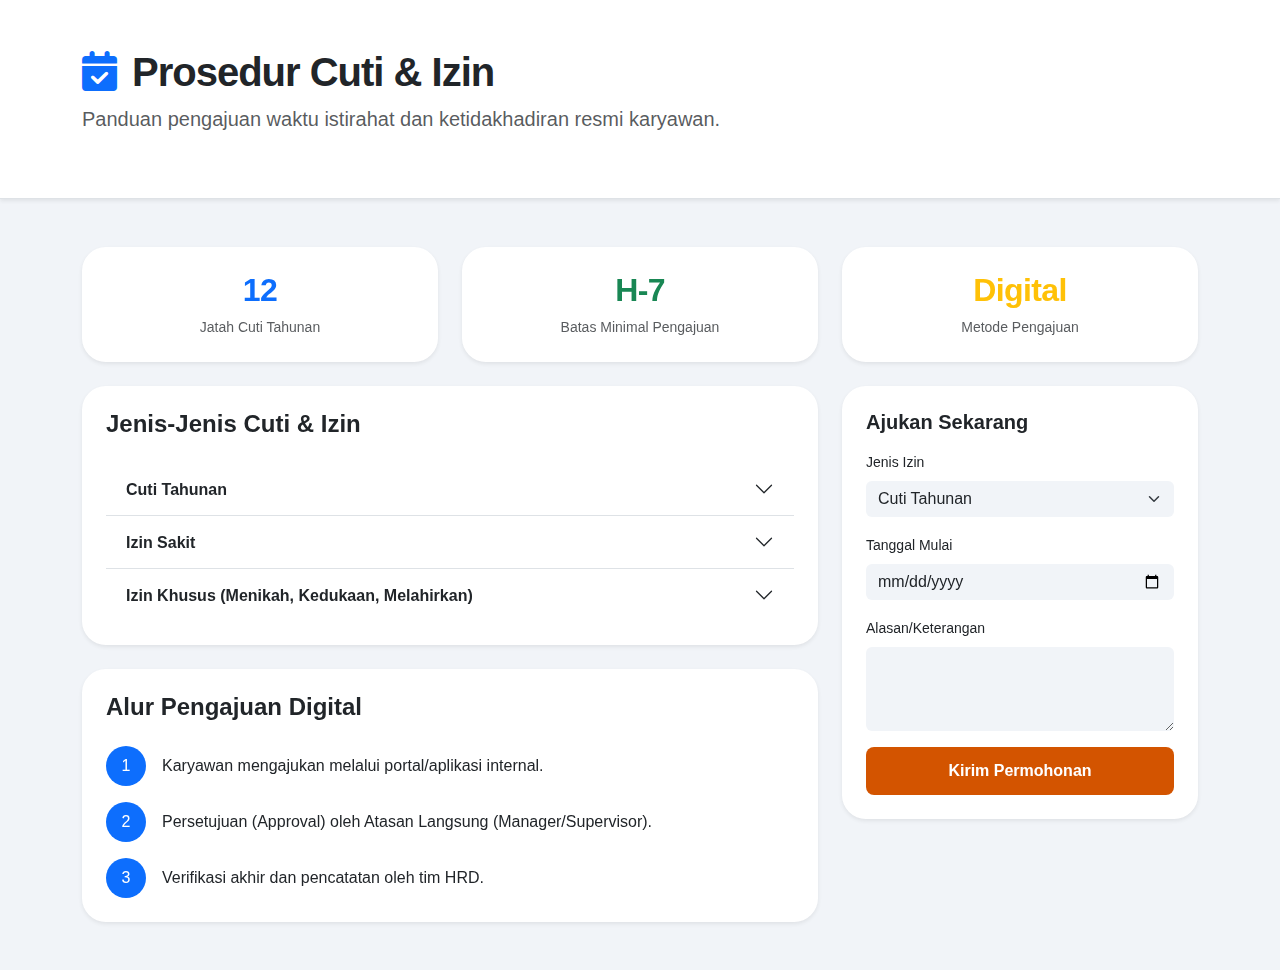
<file: prosedurcutiizin.html>
<!DOCTYPE html>
<html lang="id">
<head>
    <meta charset="UTF-8">
    <meta name="viewport" content="width=device-width, initial-scale=1.0">
    <title>Prosedur Cuti & Izin - Vilo Portal</title>
    <link href="https://cdn.jsdelivr.net/npm/bootstrap@5.3.0/dist/css/bootstrap.min.css" rel="stylesheet">
    <link rel="stylesheet" href="https://cdnjs.cloudflare.com/ajax/libs/font-awesome/6.0.0/css/all.min.css">
    <link href="https://unpkg.com/aos@2.3.1/dist/aos.css" rel="stylesheet">
    <link rel="stylesheet" href="style.css">
</head>
<body class="bg-light">

    <header class="py-5 bg-white border-bottom shadow-sm">
        <div class="container">
            <h1 class="fw-bold text-dark"><i class="fas fa-calendar-check me-3 text-primary"></i>Prosedur Cuti & Izin</h1>
            <p class="lead text-muted">Panduan pengajuan waktu istirahat dan ketidakhadiran resmi karyawan.</p>
        </div>
    </header>

    <main class="container py-5">
        <div class="row">
            <div class="col-md-4 mb-4" data-aos="fade-up">
                <div class="card border-0 shadow-sm p-4 text-center">
                    <h2 class="fw-bold text-primary">12</h2>
                    <p class="text-muted small mb-0">Jatah Cuti Tahunan</p>
                </div>
            </div>
            <div class="col-md-4 mb-4" data-aos="fade-up" data-aos-delay="100">
                <div class="card border-0 shadow-sm p-4 text-center">
                    <h2 class="fw-bold text-success">H-7</h2>
                    <p class="text-muted small mb-0">Batas Minimal Pengajuan</p>
                </div>
            </div>
            <div class="col-md-4 mb-4" data-aos="fade-up" data-aos-delay="200">
                <div class="card border-0 shadow-sm p-4 text-center">
                    <h2 class="fw-bold text-warning">Digital</h2>
                    <p class="text-muted small mb-0">Metode Pengajuan</p>
                </div>
            </div>

            <div class="col-lg-8">
                <div class="card border-0 shadow-sm p-4 mb-4" data-aos="fade-right">
                    <h4 class="fw-bold mb-4">Jenis-Jenis Cuti & Izin</h4>
                    <div class="accordion accordion-flush" id="accordionCuti">
                        <div class="accordion-item">
                            <h2 class="accordion-header">
                                <button class="accordion-button collapsed fw-bold" type="button" data-bs-toggle="collapse" data-bs-target="#cuti1">
                                    Cuti Tahunan
                                </button>
                            </h2>
                            <div id="cuti1" class="accordion-collapse collapse" data-bs-parent="#accordionCuti">
                                <div class="accordion-body text-muted small">
                                    Diberikan sebanyak 12 hari kerja per tahun bagi karyawan yang telah bekerja minimal 12 bulan berturut-turut.
                                </div>
                            </div>
                        </div>
                        <div class="accordion-item">
                            <h2 class="accordion-header">
                                <button class="accordion-button collapsed fw-bold" type="button" data-bs-toggle="collapse" data-bs-target="#cuti2">
                                    Izin Sakit
                                </button>
                            </h2>
                            <div id="cuti2" class="accordion-collapse collapse" data-bs-parent="#accordionCuti">
                                <div class="accordion-body text-muted small">
                                    Wajib melampirkan Surat Keterangan Dokter (SKD) resmi jika ketidakhadiran lebih dari 1 hari.
                                </div>
                            </div>
                        </div>
                        <div class="accordion-item">
                            <h2 class="accordion-header">
                                <button class="accordion-button collapsed fw-bold" type="button" data-bs-toggle="collapse" data-bs-target="#cuti3">
                                    Izin Khusus (Menikah, Kedukaan, Melahirkan)
                                </button>
                            </h2>
                            <div id="cuti3" class="accordion-collapse collapse" data-bs-parent="#accordionCuti">
                                <div class="accordion-body text-muted small">
                                    Diberikan sesuai regulasi pemerintah (misal: Menikah 3 hari, Istri melahirkan 2 hari).
                                </div>
                            </div>
                        </div>
                    </div>
                </div>

                <div class="card border-0 shadow-sm p-4" data-aos="fade-right">
                    <h4 class="fw-bold mb-4">Alur Pengajuan Digital</h4>
                    <div class="d-flex align-items-center mb-3">
                        <div class="bg-primary text-white rounded-circle d-flex align-items-center justify-content-center me-3" style="width: 40px; height: 40px;">1</div>
                        <div>Karyawan mengajukan melalui portal/aplikasi internal.</div>
                    </div>
                    <div class="d-flex align-items-center mb-3">
                        <div class="bg-primary text-white rounded-circle d-flex align-items-center justify-content-center me-3" style="width: 40px; height: 40px;">2</div>
                        <div>Persetujuan (Approval) oleh Atasan Langsung (Manager/Supervisor).</div>
                    </div>
                    <div class="d-flex align-items-center">
                        <div class="bg-primary text-white rounded-circle d-flex align-items-center justify-content-center me-3" style="width: 40px; height: 40px;">3</div>
                        <div>Verifikasi akhir dan pencatatan oleh tim HRD.</div>
                    </div>
                </div>
            </div>

            <div class="col-lg-4">
                <div class="card border-0 shadow-sm p-4 sticky-top" style="top: 100px;">
                    <h5 class="fw-bold mb-3">Ajukan Sekarang</h5>
                    <form>
                        <div class="mb-3">
                            <label class="form-label small">Jenis Izin</label>
                            <select class="form-select border-0 bg-light">
                                <option>Cuti Tahunan</option>
                                <option>Izin Sakit</option>
                                <option>Izin Khusus</option>
                            </select>
                        </div>
                        <div class="mb-3">
                            <label class="form-label small">Tanggal Mulai</label>
                            <input type="date" class="form-control border-0 bg-light">
                        </div>
                        <div class="mb-3">
                            <label class="form-label small">Alasan/Keterangan</label>
                            <textarea class="form-control border-0 bg-light" rows="3"></textarea>
                        </div>
                        <button type="submit" class="btn btn-vilo-primary w-100">Kirim Permohonan</button>
                    </form>
                </div>
            </div>
        </div>
    </main>

    

    <script src="https://cdn.jsdelivr.net/npm/bootstrap@5.3.0/dist/js/bootstrap.bundle.min.js"></script>
    <script src="https://unpkg.com/aos@2.3.1/dist/aos.js"></script>
    <script>AOS.init();</script>


    
</body>
</html>
</file>
<file: style.css>
/* 1. Global Styles & Typography */
:root {
    --vilo-blue: #1d4e89; 
    --vilo-dark: #f8f9fa; 
    --vilo-accent: #d35400; 
    --vilo-gold: #9d7d4c;
    --vilo-text: #333333;
    --vilo-bg-light: #fcfaf8;
    --vilo-font: "Avenir Next", "Avenir", "Montserrat", sans-serif;
}

body {
    font-family: var(--vilo-font);
    color: var(--vilo-text);
    background-color: #fff;
    -webkit-font-smoothing: antialiased;
}

h1, h2, h3, .navbar-brand {
    font-family: var(--vilo-font);
    font-weight: 800;
    letter-spacing: -0.02em;
}

/* 2. Navbar Styling */
.navbar {
    padding: 1.5rem 0;
    transition: all 0.4s ease;
    background-color: transparent !important;
    z-index: 1050;
}

.navbar.nav-scrolled {
    padding: 0.8rem 0;
    background-color: rgba(255, 255, 255, 0.95) !important;
    backdrop-filter: blur(10px);
    box-shadow: 0 4px 20px rgba(0, 0, 0, 0.1);
}

.navbar-brand img {
    height: 45px;
}

.nav-link {
    font-family: var(--vilo-font);
    font-weight: 500;
    color: #fff !important;
    padding: 0.5rem 1.2rem !important;
    transition: 0.3s;
}

.navbar.nav-scrolled .nav-link {
    color: #333 !important;
}

.navbar.nav-scrolled .navbar-brand {
    color: var(--vilo-blue) !important;
}

/* 3. Mega Menu Container & Logic */
.dropdown-menu.mega-menu {
    display: block !important;
    opacity: 0;
    visibility: hidden;
    transform: translateY(15px);
    transition: all 0.3s ease-in-out;
    width: 100vw;
    left: 0;
    border: none;
    border-radius: 0;
    border-top: 1px solid #eee;
    margin-top: 0;
    box-shadow: 0 15px 30px rgba(0,0,0,0.05);
    padding: 0;
}

.nav-item.dropdown .nav-link {
    cursor: pointer;
}

/* Pastikan menu tidak muncul otomatis saat hover (opsional, jika ingin murni klik) */
@media (min-width: 992px) {
    .nav-item.dropdown:hover .dropdown-menu {
        display: none; 
    }
    .nav-item.dropdown.show .dropdown-menu {
        display: block !important;
        opacity: 1;
        visibility: visible;
        transform: translateY(0);
        pointer-events: auto;
    }
}

.nav-item.dropdown.show .dropdown-menu.mega-menu {
    opacity: 1;
    visibility: visible;
    transform: translateY(0);
    pointer-events: auto;
}

.mega-sidebar {
    background-color: #fff;
    padding: 40px 0 40px 10%;
    border-right: 1px solid #f0f0f0;
}

.mega-content {
    background-color: #fafafa;
    padding: 40px 10% 40px 40px;
}

.mega-menu .nav-link {
    text-align: left;
    border-radius: 0;
    color: #888 !important;
    font-size: 1.1rem;
    position: relative;
    padding: 15px 20px !important;
}

.mega-menu .nav-link.active {
    background: transparent !important;
    color: var(--vilo-blue) !important;
    font-weight: 600;
}

.mega-menu .nav-link.active::after {
    content: '→';
    position: absolute;
    right: 10px;
}

.sub-list-grid {
    display: grid;
    grid-template-columns: 1fr 1fr;
    gap: 10px 20px;
    list-style: none;
    padding: 0;
}

.sub-list-grid a {
    font-family: var(--vilo-font);
    font-size: 0.95rem;
    color: #666;
    padding: 8px 0;
    display: block;
    text-decoration: none;
    transition: color 0.2s;
}

.sub-list-grid a:hover {
    color: var(--vilo-blue);
    padding-left: 5px;
}

/* 4. Hero Section */
.hero-section {
    position: relative;
    height: 100vh;
    background: linear-gradient(rgba(0,0,0,0.4), rgba(0,0,0,0.4)), url('img/vilo1.avif') center/cover;
    display: flex;
    align-items: center;
    justify-content: center;
    text-align: center;
    color: white;
}

.hero-section h1 {
    font-size: 4.5rem;
    font-weight: 800;
    margin-bottom: 20px;
}

.btn-vilo-primary {
    background-color: var(--vilo-accent);
    color: white;
    padding: 12px 30px;
    border-radius: 8px;
    border: none;
    font-weight: 600;
}

/* 5. Stats & Article Slider */
.vilo-stats {
    padding: 60px 0;
    background: #f8f9fa;
}

.stat-number {
    color: var(--vilo-gold);
    font-size: 3rem;
    font-weight: 800;
}

.article-slide {
    padding: 80px 0;
}

.article-slide__img img {
    width: 100%;
    border-radius: 20px;
    box-shadow: 0 10px 30px rgba(0,0,0,0.1);
}
/* 6. Footer Modern */
.footer-modern {
    background-color: #f8f9fa; /* Warna terang */
    padding: 60px 0 40px;
    border-top: 1px solid #eee;
}

.social-icons a {
    width: 45px;
    height: 45px;
    /* Ganti background menjadi warna biru Vilo agar kontras */
    background: var(--vilo-blue); 
    display: inline-flex;
    align-items: center;
    justify-content: center;
    border-radius: 50%;
    /* Warna ikon di dalam menjadi putih */
    color: #fff !important; 
    margin: 0 10px;
    transition: all 0.3s ease;
    text-decoration: none;
    box-shadow: 0 4px 10px rgba(29, 78, 137, 0.2);
}

.social-icons a:hover {
    /* Saat di-hover berubah menjadi warna Gold */
    background: var(--vilo-gold);
    transform: translateY(-5px);
    box-shadow: 0 6px 15px rgba(157, 125, 76, 0.3);
    color: #fff !important;
}

/* Memastikan logo di footer tetap terlihat */
.filter-white {
    /* Jika background footer terang, kita hapus filter white agar logo asli terlihat */
    filter: none; 
}



/* Prosedur Absensi */
/* Penyesuaian agar mirip referensi gambar */
.custom-list {
    padding-left: 1.2rem;
}

.custom-list li {
    padding-left: 10px;
    color: #444;
}

.custom-list li::marker {
    font-weight: bold;
    color: #333;
}

/* Background light untuk box perhatian */
.bg-light {
    background-color: #f1f4f8 !important; /* Warna biru muda pucat seperti di gambar */
}

/* Tipografi Avenir yang clean */
h1 {
    letter-spacing: -1px;
}

.card {
    border-radius: 1.5rem !important; /* Membuat sudut lebih melengkung/modern */
}

/*2. Perbaikan pada CSS (style.css)
Hapus pointer-events: none jika masih ada, karena itu bisa menghalangi klik pada elemen di dalam menu. */

/* Pastikan accordion button tidak memiliki shadow yang menutupi klik */
.accordion-button:focus {
    box-shadow: none;
    border-color: rgba(0,0,0,.125);
}

.accordion-button:not(.collapsed) {
    background-color: #f0f5fa;
    color: var(--vilo-blue);
}

/* Pastikan dropdown menu tidak menghalangi elemen di bawahnya saat tertutup */
.dropdown-menu.mega-menu:not(.show) {
    visibility: hidden;
}

/* --- Prosedur Absen Custom Styles --- */
.ketentuan-list li {
    font-size: 1.05rem;
    line-height: 1.6;
    color: #444;
}

.xsmall { font-size: 0.75rem; line-height: 1.4; }

/* Custom Accordion Vilo Style */
.accordion-vilo .accordion-item {
    border: 1px solid #eef2f6 !important;
    margin-bottom: 1rem;
}

.accordion-vilo .accordion-button {
    background-color: #fff;
    padding: 20px;
    font-size: 1rem;
}

.accordion-vilo .accordion-button:not(.collapsed) {
    background-color: #f8fbff; /* Highlight biru sangat muda */
    color: var(--vilo-blue);
    box-shadow: none;
}

.accordion-vilo .accordion-button:focus {
    box-shadow: none;
}

.bg-danger-subtle { background-color: #fff5f5 !important; }

/* Image Wrappers */
.hris-image-wrapper {
    transition: transform 0.3s ease;
}

.hris-image-wrapper:hover {
    transform: scale(1.02);
}



/*bagian Jabatan*/

/* Tambahan penyesuaian untuk section Ketentuan Umum agar lebih rapat dengan gambar */
.ketentuan-umum {
    padding-top: 20px;
    padding-bottom: 80px;
}

.ketentuan-box {
    background: #ffffff;
    border-left: 5px solid #9d7d4c; /* Memberi aksen warna brand */
    padding: 30px;
    border-radius: 8px;
    box-shadow: 0 4px 15px rgba(0,0,0,0.05);
}

.stuktur {
    /* Mengatur lebar maksimal gambar (silakan sesuaikan % atau px sesuai keinginan) */
    max-width: 80%; 
    
    /* Memastikan gambar berada di tengah */
    display: block;
    margin-left: auto;
    margin-right: auto;
    
    /* Menjaga proporsi gambar agar tidak gepeng */
    height: auto;
    
    /* Opsional: memberi jarak antara judul dan gambar */
    margin-top: 20px;
}

/* --- Styling Ketentuan Umum --- */
.ketentuan-umum {
    padding: 60px 0 100px;
    background-color: #fff; /* Latar belakang bersih agar teks mudah dibaca */
}

.ketentuan-box {
    background-color: #ffffff;
    border: 1px solid #e0e0e0; /* Border abu-abu tipis sesuai gambar */
    border-radius: 8px;
    padding: 40px;
    max-width: 1000px; /* Membatasi lebar agar baris teks tidak terlalu panjang */
    margin: 0 auto;
    box-shadow: 0 4px 15px rgba(0, 0, 0, 0.05); /* Shadow halus */
}

.ketentuan-title {
    font-family: 'gothammedium', sans-serif;
    font-size: 16px;
    color: #333;
    margin-bottom: 25px;
    letter-spacing: 1px;
    font-weight: 700;
}

.ketentuan-list {
    padding-left: 20px;
    margin-bottom: 0;
}

.ketentuan-list li {
    font-family: 'gothambook', sans-serif;
    font-size: 14px; /* Ukuran teks sedikit lebih kecil agar muat banyak informasi */
    color: #555;
    line-height: 1;
    margin-bottom: 15px;
    text-align: justify;
}

.ketentuan-list li strong {
    color: #333;
    font-family: 'gothammedium', sans-serif;
}

/* Penyesuaian Responsif Mobile */
@media (max-width: 768px) {
    .ketentuan-box {
        padding: 25px 20px;
        margin: 0 15px;
    }
    
    .ketentuan-list li {
        font-size: 13px;
        line-height: 1;
    }
}


.ketentuan-umum-section {
    padding: 60px 0;
    background-color: #fff;
}

/* Mengatur lebar agar tidak terlalu lebar (Sesuai Gambar) */
.ketentuan-container {
    max-width: 850px;
    margin: 0 auto;
    padding:  20px;
}

.ketentuan-card {
    background: #ffffff;
    border: 1px solid #e6e6e6;
    border-radius: 12px;
    padding: 40px;
    box-shadow: 0 4px 20px rgba(0,0,0,0.04);
}

.ketentuan-main-title {
    font-family: 'gothammedium', sans-serif;
    font-size: 22px;
    color: #000;
    margin-bottom: 25px;
    font-weight: 700;
}

/* Styling List Utama (Angka) */
.ketentuan-main-list {
    padding-left: 20px;
    margin-bottom: 30px;
}

.ketentuan-main-list li {
    font-family: 'gothambook', sans-serif;
    font-size: 14.5px;
    color: #444;
    line-height: 1.7;
    margin-bottom: 12px;
    padding-left: 10px;
}

/* Styling Box Abu-abu (Hal yang perlu diperhatikan) */
.ketentuan-highlight {
    background-color: #f1f3f6; /* Warna abu-abu sesuai gambar */
    border-radius: 8px;
    padding: 25px;
    margin-top: 20px;
}
</file>
